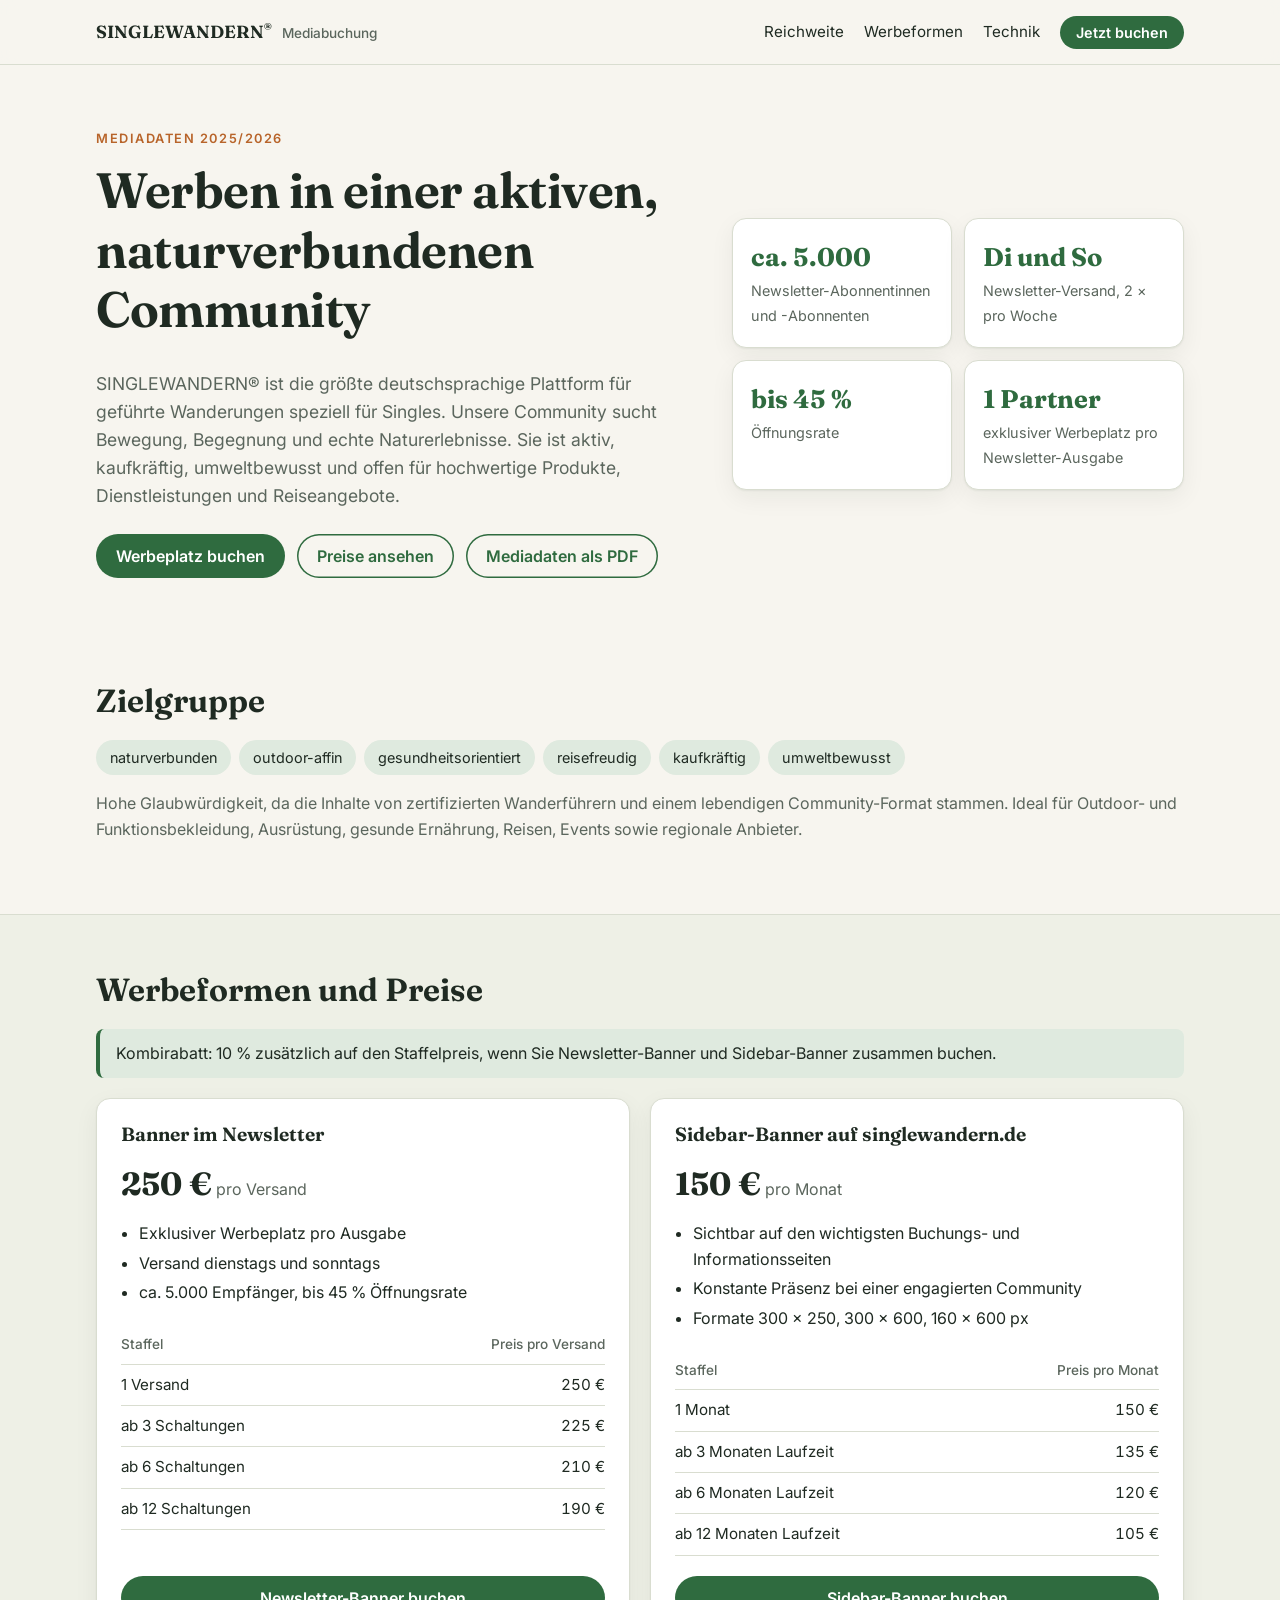
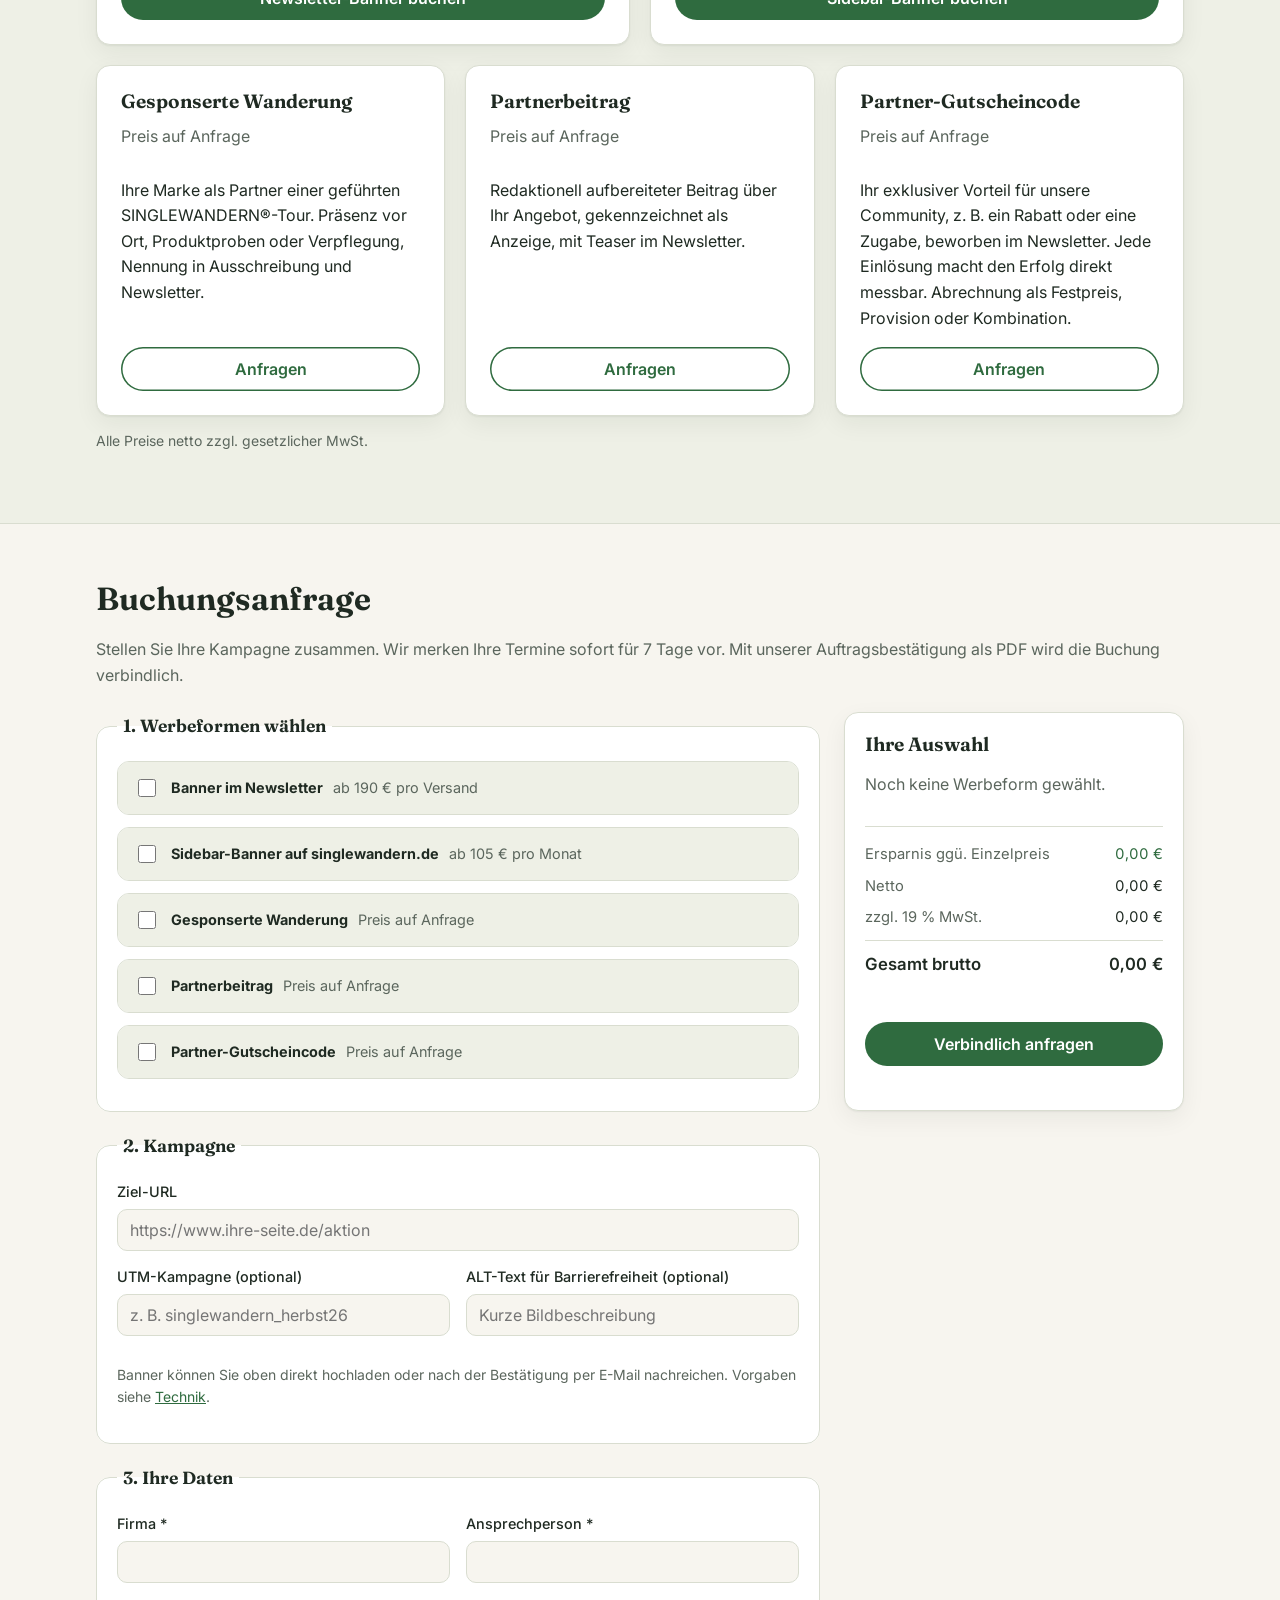
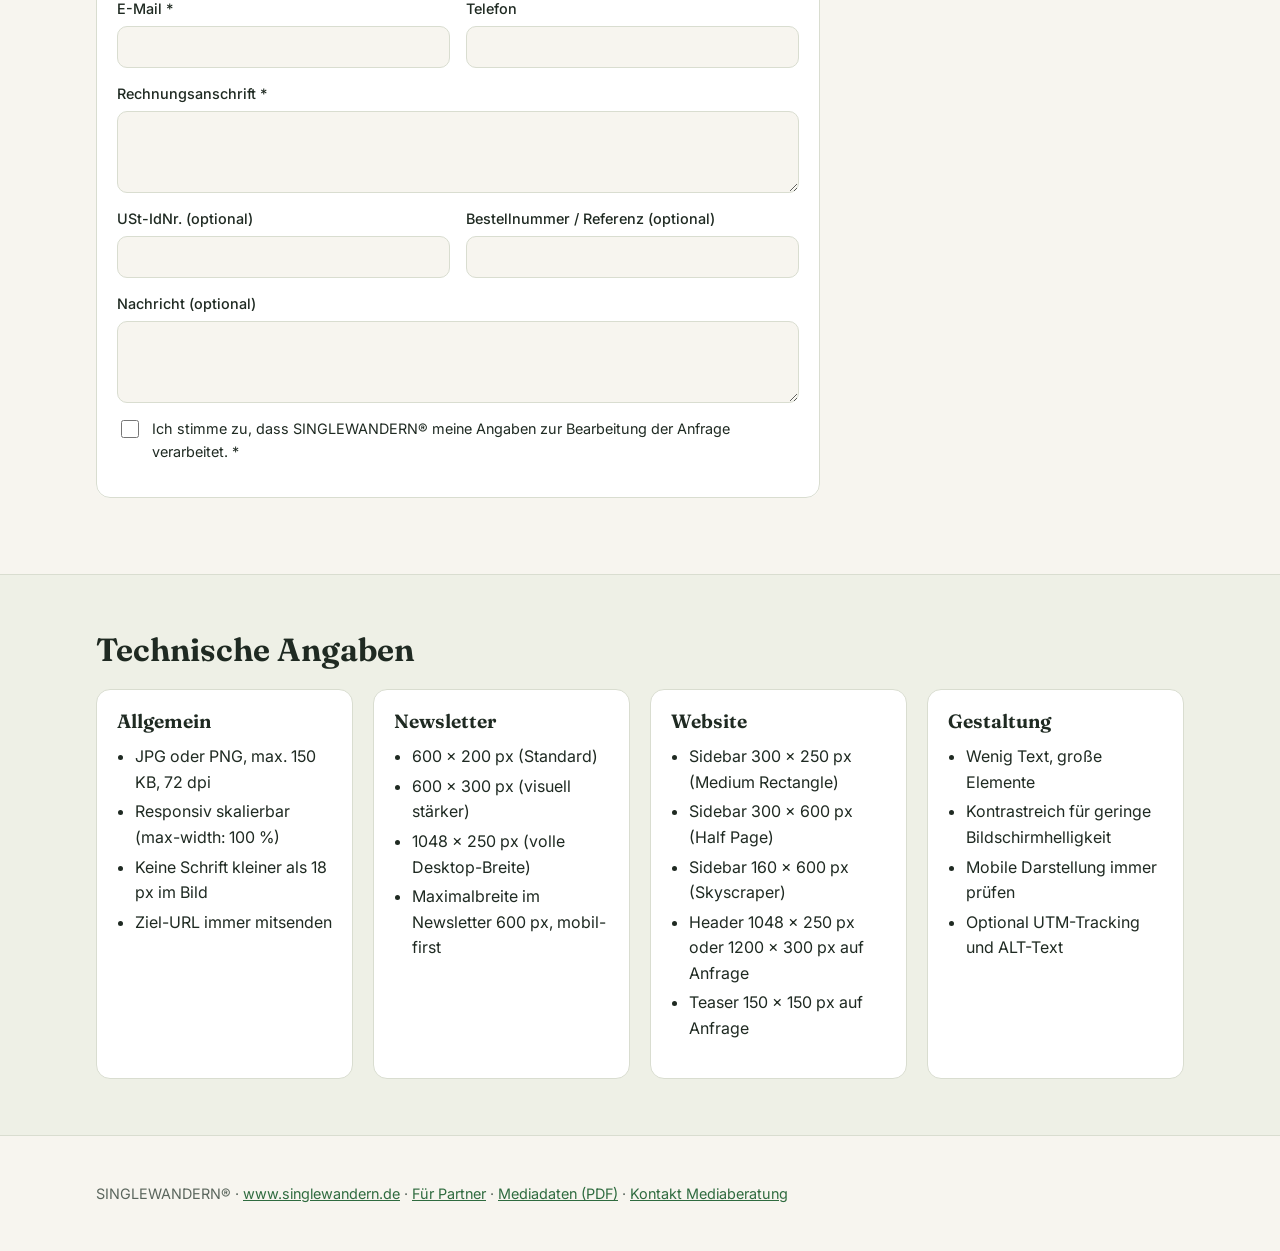
<file: index.html>
<!doctype html>
<html lang="de">
<head>
  <meta charset="utf-8">
  <meta name="viewport" content="width=device-width, initial-scale=1">
  <title>Werben bei SINGLEWANDERN®</title>
  <meta name="description" content="Werbeformen bei SINGLEWANDERN® online buchen: Newsletter-Banner und Sidebar-Banner mit Staffelpreisen gemäß Mediadaten 2025/2026.">
  <link rel="icon" href="data:image/svg+xml,%3Csvg xmlns=%27http://www.w3.org/2000/svg%27 viewBox=%270 0 32 32%27%3E%3Cpath d=%27M2 26 12 10l6 9 4-5 8 12z%27 fill=%27%232f6b3f%27/%3E%3C/svg%3E">
  <link rel="preconnect" href="https://fonts.googleapis.com">
  <link rel="preconnect" href="https://fonts.gstatic.com" crossorigin>
  <link href="https://fonts.googleapis.com/css2?family=Fraunces:opsz,wght@9..144,500;9..144,650&family=Inter:wght@400;500;600&display=swap" rel="stylesheet">
  <link rel="stylesheet" href="assets/styles.css">
</head>
<body>
  <header class="site-header">
    <div class="wrap header-inner">
      <a class="brand" href="#top">SINGLEWANDERN<sup>®</sup> <span>Mediabuchung</span></a>
      <nav class="nav">
        <a href="#reichweite">Reichweite</a>
        <a href="#werbeformen">Werbeformen</a>
        <a href="#technik">Technik</a>
        <a href="#buchen" class="btn btn-small">Jetzt buchen</a>
      </nav>
    </div>
  </header>

  <main id="top">
    <section class="hero">
      <div class="wrap hero-grid">
        <div>
          <p class="eyebrow">Mediadaten 2025/2026</p>
          <h1>Werben in einer aktiven, naturverbundenen Community</h1>
          <p class="lead">SINGLEWANDERN® ist die größte deutschsprachige Plattform für geführte Wanderungen speziell für Singles. Unsere Community sucht Bewegung, Begegnung und echte Naturerlebnisse. Sie ist aktiv, kaufkräftig, umweltbewusst und offen für hochwertige Produkte, Dienstleistungen und Reiseangebote.</p>
          <div class="hero-cta">
            <a href="#buchen" class="btn">Werbeplatz buchen</a>
            <a href="#werbeformen" class="btn btn-ghost">Preise ansehen</a>
            <a href="mediadaten/" class="btn btn-ghost" target="_blank">Mediadaten als PDF</a>
          </div>
        </div>
        <ul class="kpis" id="reichweite">
          <li><strong>ca. 5.000</strong><span>Newsletter-Abonnentinnen und -Abonnenten</span></li>
          <li><strong>Di und So</strong><span>Newsletter-Versand, 2 × pro Woche</span></li>
          <li><strong>bis 45 %</strong><span>Öffnungsrate</span></li>
          <li><strong>1 Partner</strong><span>exklusiver Werbeplatz pro Newsletter-Ausgabe</span></li>
        </ul>
      </div>
    </section>

    <section class="section">
      <div class="wrap">
        <h2>Zielgruppe</h2>
        <div class="tags" id="audience">
          <span>naturverbunden</span><span>outdoor-affin</span><span>gesundheitsorientiert</span><span>reisefreudig</span><span>kaufkräftig</span><span>umweltbewusst</span>
        </div>
        <p class="muted" id="credibility">Hohe Glaubwürdigkeit, da die Inhalte von zertifizierten Wanderführern und einem lebendigen Community-Format stammen. Ideal für Outdoor- und Funktionsbekleidung, Ausrüstung, gesunde Ernährung, Reisen, Events sowie regionale Anbieter.</p>
      </div>
    </section>

    <section class="section alt" id="werbeformen">
      <div class="wrap">
        <h2>Werbeformen und Preise</h2>
        <div class="combo-note">Kombirabatt: <span id="combo-pct">10 %</span> zusätzlich auf den Staffelpreis, wenn Sie Newsletter-Banner und Sidebar-Banner zusammen buchen.</div>
        <div class="cards" id="price-cards"></div>
        <div class="cards cards-request" id="request-cards"></div>
        <p class="muted small">Alle Preise netto zzgl. gesetzlicher MwSt.</p>
      </div>
    </section>

    <section class="section" id="buchen">
      <div class="wrap">
        <h2>Buchungsanfrage</h2>
        <p class="muted">Stellen Sie Ihre Kampagne zusammen. Wir merken Ihre Termine sofort für <span data-hold>7</span> Tage vor. Mit unserer Auftragsbestätigung als PDF wird die Buchung verbindlich.</p>

        <form id="booking" class="booking" novalidate enctype="multipart/form-data">
          <div class="booking-main">
            <fieldset>
              <legend>1. Werbeformen wählen</legend>

              <div class="product" data-product="newsletter">
                <label class="toggle">
                  <input type="checkbox" name="newsletter_on" value="1">
                  <span><strong>Banner im Newsletter</strong> <em>ab 190 € pro Versand</em></span>
                </label>
                <div class="product-body">
                  <p class="field-label">Ausgaben wählen <span class="muted" id="nl-count">0 gewählt</span></p>
                  <div class="cal-legend"><span class="dot free"></span>frei <span class="dot sel"></span>gewählt <span class="dot taken"></span>belegt</div>
                  <p class="hint" id="nl-hint" hidden></p>
                  <div id="nl-cal" class="nl-cal"><p class="muted small">Termine werden geladen …</p></div>
                  <input type="hidden" name="newsletter_dates">
                  <div class="row two">
                    <label>Bannerformat
                      <select name="newsletter_format"></select>
                    </label>
                    <label>Banner hochladen (JPG/PNG, max. 150 KB)
                      <input type="file" name="newsletter_file" accept="image/jpeg,image/png" data-product="newsletter">
                    </label>
                  </div>
                  <p class="file-check small" data-check="newsletter"></p>
                  <label>Hinweise zu den Terminen (optional)
                    <input type="text" name="newsletter_notes" placeholder="z. B. Motivwechsel ab der dritten Ausgabe">
                  </label>
                </div>
              </div>

              <div class="product" data-product="sidebar">
                <label class="toggle">
                  <input type="checkbox" name="sidebar_on" value="1">
                  <span><strong>Sidebar-Banner auf singlewandern.de</strong> <em>ab 105 € pro Monat</em></span>
                </label>
                <div class="product-body">
                  <div class="row">
                    <label>Laufzeit in Monaten
                      <div class="stepper">
                        <button type="button" data-step="-1" aria-label="weniger">−</button>
                        <input type="number" name="sidebar_qty" min="1" max="12" value="1" inputmode="numeric">
                        <button type="button" data-step="1" aria-label="mehr">+</button>
                      </div>
                    </label>
                    <div class="presets" data-for="sidebar_qty"></div>
                  </div>
                  <div class="row two">
                    <label>Startmonat
                      <select name="sidebar_start"></select>
                    </label>
                    <label>Bannerformat
                      <select name="sidebar_format"></select>
                    </label>
                  </div>
                  <label>Banner hochladen (JPG/PNG, max. 150 KB)
                    <input type="file" name="sidebar_file" accept="image/jpeg,image/png" data-product="sidebar">
                  </label>
                  <p class="file-check small" data-check="sidebar"></p>
                  <p class="muted small" data-out="sidebar_period"></p>
                </div>
              </div>

              <div id="request-products"></div>
            </fieldset>

            <fieldset>
              <legend>2. Kampagne</legend>
              <label>Ziel-URL <span data-req-url>*</span>
                <input type="url" name="target_url" placeholder="https://www.ihre-seite.de/aktion">
              </label>
              <div class="row two">
                <label>UTM-Kampagne (optional)
                  <input type="text" name="utm" placeholder="z. B. singlewandern_herbst26">
                </label>
                <label>ALT-Text für Barrierefreiheit (optional)
                  <input type="text" name="alt_text" placeholder="Kurze Bildbeschreibung">
                </label>
              </div>
              <p class="muted small">Banner können Sie oben direkt hochladen oder nach der Bestätigung per E-Mail nachreichen. Vorgaben siehe <a href="#technik">Technik</a>.</p>
            </fieldset>

            <fieldset>
              <legend>3. Ihre Daten</legend>
              <div class="row two">
                <label>Firma *<input type="text" name="company" required autocomplete="organization"></label>
                <label>Ansprechperson *<input type="text" name="name" required autocomplete="name"></label>
              </div>
              <div class="row two">
                <label>E-Mail *<input type="email" name="email" required autocomplete="email"></label>
                <label>Telefon<input type="tel" name="phone" autocomplete="tel"></label>
              </div>
              <label>Rechnungsanschrift *<textarea name="address" rows="3" required autocomplete="street-address"></textarea></label>
              <div class="row two">
                <label>USt-IdNr. (optional)<input type="text" name="vat_id"></label>
                <label>Bestellnummer / Referenz (optional)<input type="text" name="po"></label>
              </div>
              <label>Nachricht (optional)<textarea name="message" rows="3"></textarea></label>
              <label class="hp" aria-hidden="true">Website<input type="text" name="website" tabindex="-1" autocomplete="off"></label>
              <label class="check">
                <input type="checkbox" name="consent" value="1" required>
                <span>Ich stimme zu, dass SINGLEWANDERN® meine Angaben zur Bearbeitung der Anfrage verarbeitet. *</span>
              </label>
            </fieldset>
          </div>

          <aside class="summary" aria-live="polite">
            <h3>Ihre Auswahl</h3>
            <div id="summary-lines" class="summary-lines"><p class="muted">Noch keine Werbeform gewählt.</p></div>
            <dl class="totals">
              <div><dt>Ersparnis ggü. Einzelpreis</dt><dd id="sum-save">0,00 €</dd></div>
              <div><dt>Netto</dt><dd id="sum-net">0,00 €</dd></div>
              <div><dt>zzgl. 19 % MwSt.</dt><dd id="sum-vat">0,00 €</dd></div>
              <div class="grand"><dt>Gesamt brutto</dt><dd id="sum-gross">0,00 €</dd></div>
            </dl>
            <p class="hint" id="tier-hint"></p>
            <button type="submit" class="btn btn-block" id="submit-btn">Verbindlich anfragen</button>
            <p class="error" id="form-error" role="alert"></p>
          </aside>
        </form>

        <div id="success" class="success" hidden>
          <h3>Vielen Dank für Ihre Anfrage</h3>
          <p id="success-text">Wir prüfen Ihre Anfrage und melden uns mit einer Bestätigung.</p>
          <p class="muted small" id="success-note"></p>
          <button type="button" class="btn btn-ghost" id="new-booking">Neue Anfrage</button>
        </div>
      </div>
    </section>

    <section class="section alt" id="technik">
      <div class="wrap">
        <h2>Technische Angaben</h2>
        <div class="specs" id="specs">
          <div>
            <h3>Allgemein</h3>
            <ul class="list">
              <li>JPG oder PNG, max. 150 KB, 72 dpi</li>
              <li>Responsiv skalierbar (max-width: 100 %)</li>
              <li>Keine Schrift kleiner als 18 px im Bild</li>
              <li>Ziel-URL immer mitsenden</li>
            </ul>
          </div>
          <div>
            <h3>Newsletter</h3>
            <ul class="list">
              <li>600 × 200 px (Standard)</li>
              <li>600 × 300 px (visuell stärker)</li>
              <li>1048 × 250 px (volle Desktop-Breite)</li>
              <li>Maximalbreite im Newsletter 600 px, mobil-first</li>
            </ul>
          </div>
          <div>
            <h3>Website</h3>
            <ul class="list">
              <li>Sidebar 300 × 250 px (Medium Rectangle)</li>
              <li>Sidebar 300 × 600 px (Half Page)</li>
              <li>Sidebar 160 × 600 px (Skyscraper)</li>
              <li>Header 1048 × 250 px oder 1200 × 300 px auf Anfrage</li>
              <li>Teaser 150 × 150 px auf Anfrage</li>
            </ul>
          </div>
          <div>
            <h3>Gestaltung</h3>
            <ul class="list">
              <li>Wenig Text, große Elemente</li>
              <li>Kontrastreich für geringe Bildschirmhelligkeit</li>
              <li>Mobile Darstellung immer prüfen</li>
              <li>Optional UTM-Tracking und ALT-Text</li>
            </ul>
          </div>
        </div>
      </div>
    </section>
  </main>

  <footer class="site-footer">
    <div class="wrap">
      <p>SINGLEWANDERN® · <a href="https://www.singlewandern.de">www.singlewandern.de</a> · <a href="partner/">Für Partner</a> · <a href="mediadaten/" target="_blank">Mediadaten (PDF)</a> · <a href="mailto:werbung@singlewandern.de" id="mail-link">Kontakt Mediaberatung</a></p>
    </div>
  </footer>

    <script src="assets/app.js"></script>
</body>
</html>
</file>
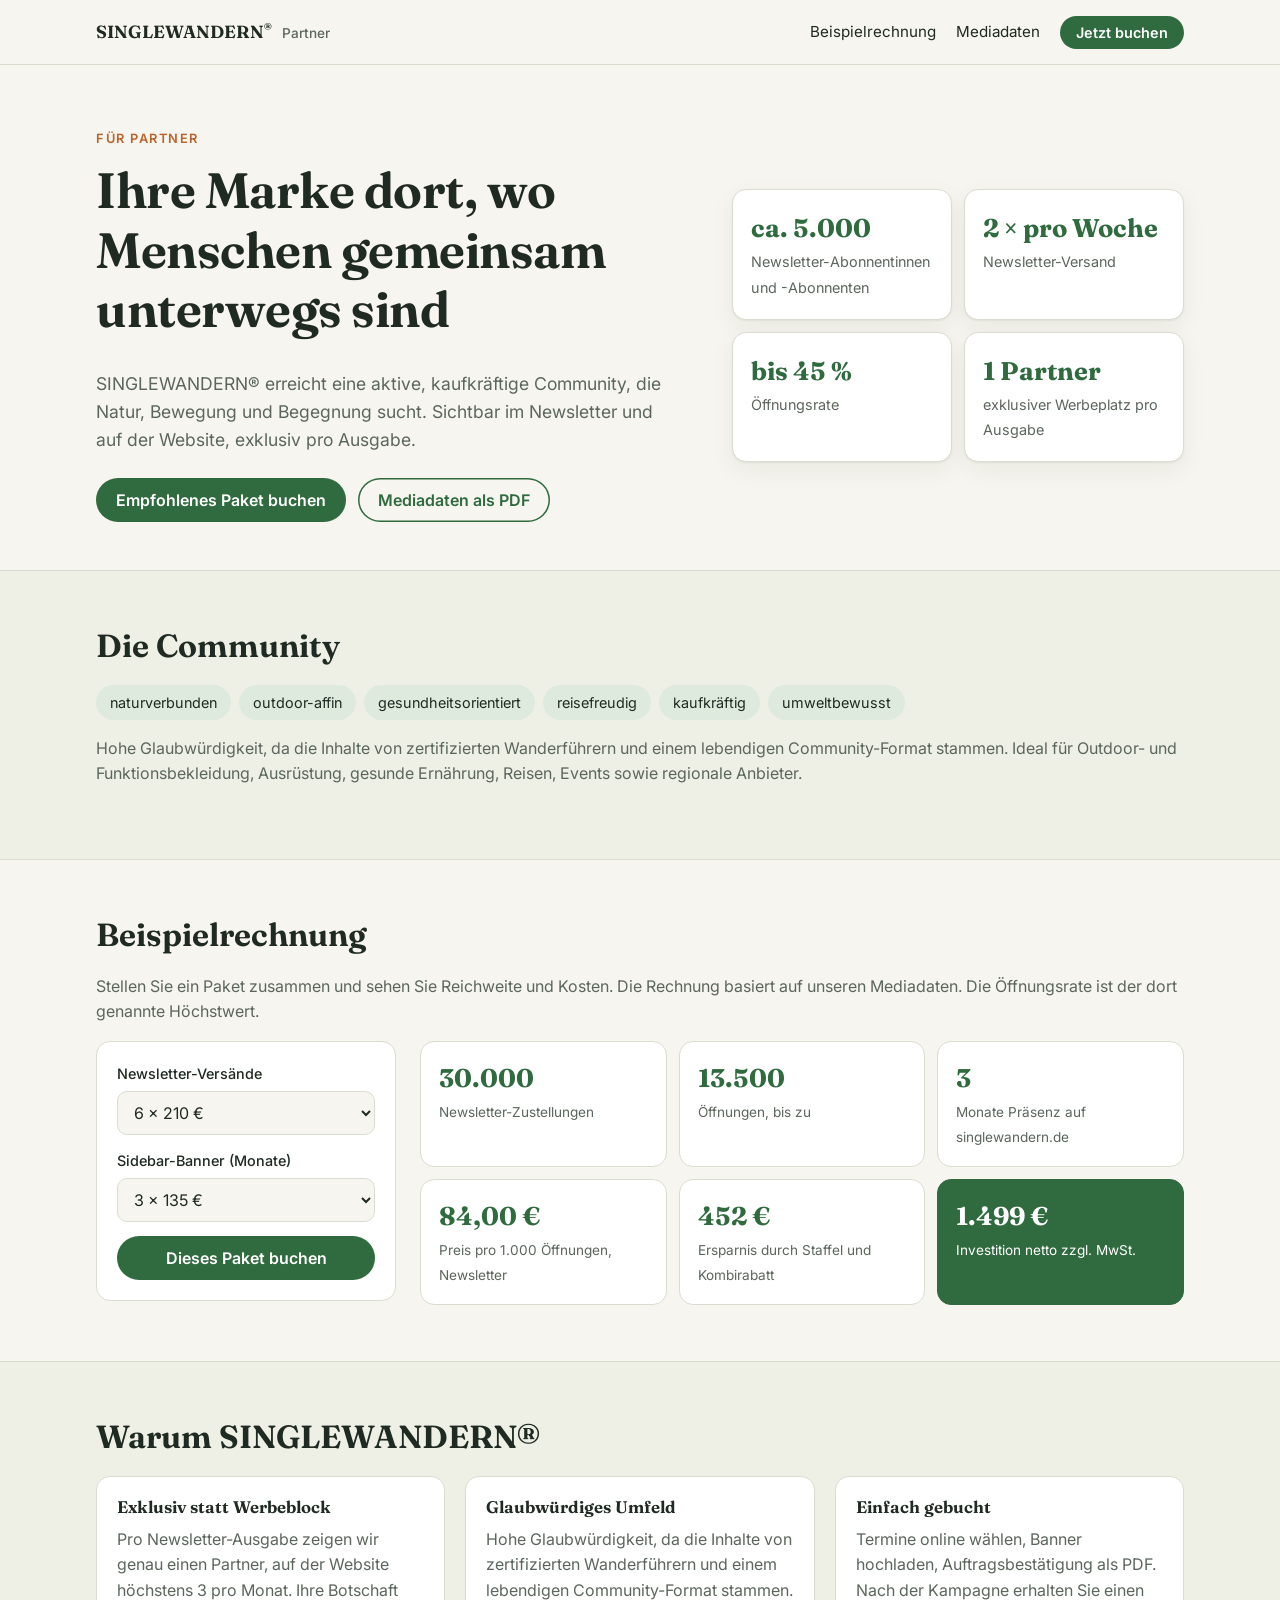
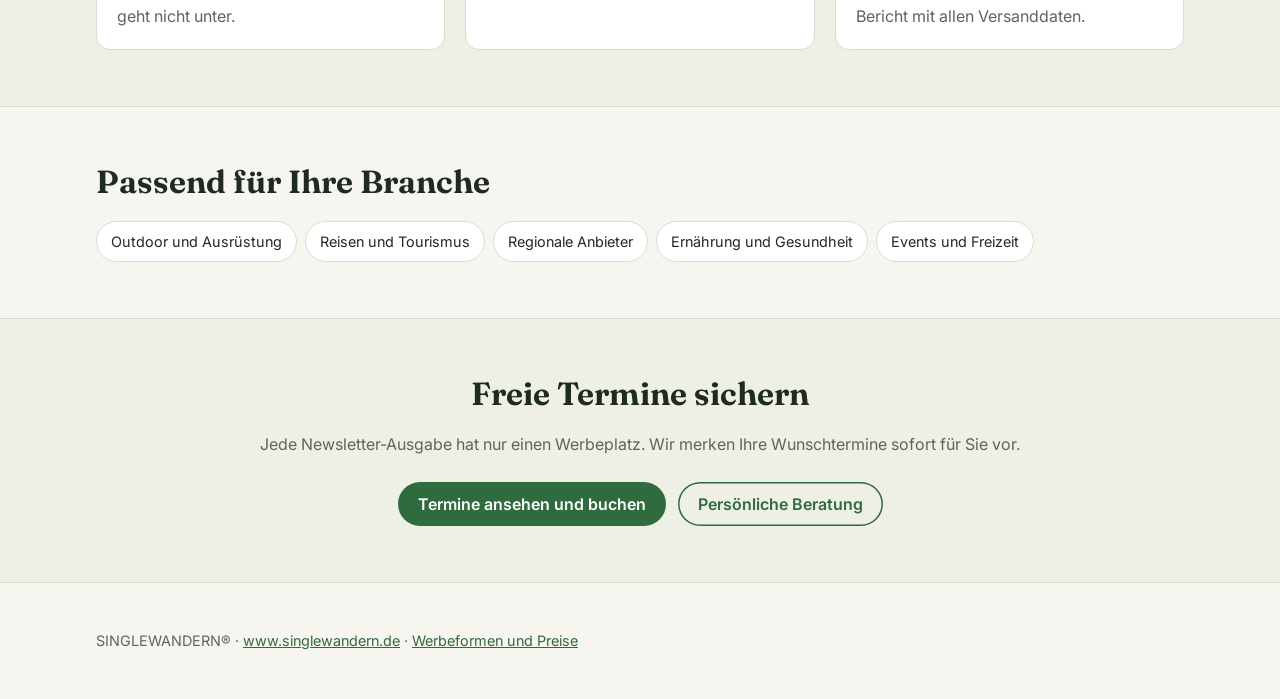
<file: partner/index.html>
<!doctype html>
<html lang="de">
<head>
  <meta charset="utf-8">
  <meta name="viewport" content="width=device-width, initial-scale=1">
  <title>Partner werden bei SINGLEWANDERN®</title>
  <meta name="description" content="Werben bei SINGLEWANDERN®: Newsletter- und Sidebar-Banner für eine aktive, naturverbundene Community. Reichweite, Beispielrechnung und Online-Buchung.">
  <link rel="icon" href="data:image/svg+xml,%3Csvg xmlns=%27http://www.w3.org/2000/svg%27 viewBox=%270 0 32 32%27%3E%3Cpath d=%27M2 26 12 10l6 9 4-5 8 12z%27 fill=%27%232f6b3f%27/%3E%3C/svg%3E">
  <link rel="preconnect" href="https://fonts.googleapis.com">
  <link rel="preconnect" href="https://fonts.gstatic.com" crossorigin>
  <link href="https://fonts.googleapis.com/css2?family=Fraunces:opsz,wght@9..144,500;9..144,650&family=Inter:wght@400;500;600&display=swap" rel="stylesheet">
  <link rel="stylesheet" href="../assets/styles.css">
  <style>
    .calc { display: grid; grid-template-columns: 300px 1fr; gap: 24px; align-items: start; }
    .calc-in { background: var(--surface); border: 1px solid var(--line); border-radius: var(--radius); padding: 20px; }
    .calc-out { display: grid; grid-template-columns: repeat(3, 1fr); gap: 12px; }
    .tile { background: var(--surface); border: 1px solid var(--line); border-radius: var(--radius); padding: 16px 18px; }
    .tile strong { display: block; font-family: Fraunces, Georgia, serif; font-size: 1.6rem; color: var(--accent); font-variant-numeric: tabular-nums; }
    .tile span { font-size: .85rem; color: var(--muted); }
    .tile.key { background: var(--accent); border-color: var(--accent); }
    .tile.key strong, .tile.key span { color: var(--accent-ink); }
    .why { display: grid; grid-template-columns: repeat(auto-fit, minmax(240px, 1fr)); gap: 20px; }
    .why div { background: var(--surface); border: 1px solid var(--line); border-radius: var(--radius); padding: 20px; }
    .why h3 { font-size: 1.05rem; }
    .why p { margin: 0; color: var(--muted); }
    .case { background: var(--surface); border-left: 4px solid var(--accent); border-radius: var(--radius); padding: 20px 24px; margin-bottom: 16px; }
    .case blockquote { margin: 0 0 10px; font-family: Fraunces, Georgia, serif; font-size: 1.15rem; }
    .seg-links { display: flex; flex-wrap: wrap; gap: 8px; }
    .seg-links a { padding: 8px 14px; border-radius: 999px; border: 1px solid var(--line); text-decoration: none; color: var(--text); background: var(--surface); font-size: .9rem; }
    .seg-links a.on { background: var(--accent); color: var(--accent-ink); border-color: var(--accent); }
    .cta-final { text-align: center; }
    .cta-final .hero-cta { justify-content: center; }
    @media (max-width: 800px) { .calc { grid-template-columns: 1fr; } .calc-out { grid-template-columns: 1fr 1fr; } }
  </style>
</head>
<body>
  <header class="site-header">
    <div class="wrap header-inner">
      <a class="brand" href="./">SINGLEWANDERN<sup>®</sup> <span>Partner</span></a>
      <nav class="nav">
        <a href="#rechnung">Beispielrechnung</a>
        <a href="../mediadaten/" target="_blank">Mediadaten</a>
        <a href="../#buchen" class="btn btn-small">Jetzt buchen</a>
      </nav>
    </div>
  </header>

  <main>
    <section class="hero">
      <div class="wrap hero-grid">
        <div>
          <p class="eyebrow" id="seg-label">Für Partner</p>
          <h1 id="seg-headline">Ihre Marke dort, wo Menschen gemeinsam unterwegs sind</h1>
          <p class="lead" id="seg-intro"></p>
          <div class="hero-cta">
            <a href="../#buchen" class="btn" data-book>Empfohlenes Paket buchen</a>
            <a href="../mediadaten/" class="btn btn-ghost" target="_blank">Mediadaten als PDF</a>
          </div>
        </div>
        <ul class="kpis" id="kpis"></ul>
      </div>
    </section>

    <section class="section alt">
      <div class="wrap">
        <h2>Die Community</h2>
        <div class="tags" id="audience"></div>
        <p class="muted" id="credibility"></p>
      </div>
    </section>

    <section class="section" id="rechnung">
      <div class="wrap">
        <h2>Beispielrechnung</h2>
        <p class="muted">Stellen Sie ein Paket zusammen und sehen Sie Reichweite und Kosten. Die Rechnung basiert auf unseren Mediadaten. Die Öffnungsrate ist der dort genannte Höchstwert.</p>
        <div class="calc">
          <div class="calc-in">
            <label>Newsletter-Versände
              <select id="c-nl"></select>
            </label>
            <label>Sidebar-Banner (Monate)
              <select id="c-sb"></select>
            </label>
            <a href="../#buchen" class="btn btn-block" data-book>Dieses Paket buchen</a>
          </div>
          <div class="calc-out">
            <div class="tile"><strong id="o-reach">0</strong><span>Newsletter-Zustellungen</span></div>
            <div class="tile"><strong id="o-opens">0</strong><span>Öffnungen, bis zu</span></div>
            <div class="tile"><strong id="o-months">0</strong><span>Monate Präsenz auf singlewandern.de</span></div>
            <div class="tile"><strong id="o-tkp">–</strong><span>Preis pro 1.000 Öffnungen, Newsletter</span></div>
            <div class="tile"><strong id="o-save">0 €</strong><span>Ersparnis durch Staffel und Kombirabatt</span></div>
            <div class="tile key"><strong id="o-net">0 €</strong><span>Investition netto zzgl. MwSt.</span></div>
          </div>
        </div>
      </div>
    </section>

    <section class="section alt">
      <div class="wrap">
        <h2>Warum SINGLEWANDERN®</h2>
        <div class="why">
          <div><h3>Exklusiv statt Werbeblock</h3><p>Pro Newsletter-Ausgabe zeigen wir genau einen Partner, auf der Website höchstens <span id="w-slots">3</span> pro Monat. Ihre Botschaft geht nicht unter.</p></div>
          <div><h3>Glaubwürdiges Umfeld</h3><p id="w-cred"></p></div>
          <div><h3>Einfach gebucht</h3><p>Termine online wählen, Banner hochladen, Auftragsbestätigung als PDF. Nach der Kampagne erhalten Sie einen Bericht mit allen Versanddaten.</p></div>
        </div>
      </div>
    </section>

    <section class="section" id="cases" hidden>
      <div class="wrap">
        <h2>Partner berichten</h2>
        <div id="case-list"></div>
      </div>
    </section>

    <section class="section">
      <div class="wrap">
        <h2>Passend für Ihre Branche</h2>
        <nav class="seg-links" id="seg-links"></nav>
      </div>
    </section>

    <section class="section alt cta-final">
      <div class="wrap">
        <h2>Freie Termine sichern</h2>
        <p class="muted">Jede Newsletter-Ausgabe hat nur einen Werbeplatz. Wir merken Ihre Wunschtermine sofort für Sie vor.</p>
        <div class="hero-cta">
          <a href="../#buchen" class="btn" data-book>Termine ansehen und buchen</a>
          <a href="mailto:werbung@singlewandern.de?subject=Werbung%20bei%20SINGLEWANDERN" class="btn btn-ghost" id="contact">Persönliche Beratung</a>
        </div>
      </div>
    </section>
  </main>

  <footer class="site-footer">
    <div class="wrap">
      <p>SINGLEWANDERN® · <a href="https://www.singlewandern.de">www.singlewandern.de</a> · <a href="../">Werbeformen und Preise</a></p>
    </div>
  </footer>

  <script src="partner.js"></script>
</body>
</html>
</file>
<file: assets/styles.css>
:root {
  --bg: #f7f5ef;
  --surface: #ffffff;
  --surface-alt: #eef0e6;
  --text: #1f2a22;
  --muted: #5b665d;
  --line: #d9ddd0;
  --accent: #2f6b3f;
  --accent-ink: #ffffff;
  --accent-soft: #dfeadf;
  --warm: #b8642a;
  --error: #b3261e;
  --radius: 14px;
  --shadow: 0 1px 2px rgba(20, 30, 20, .06), 0 8px 24px rgba(20, 30, 20, .06);
}
@media (prefers-color-scheme: dark) {
  :root:not([data-theme="light"]) {
    --bg: #121612;
    --surface: #1a201b;
    --surface-alt: #161b17;
    --text: #e7ece4;
    --muted: #9ba79c;
    --line: #2c352d;
    --accent: #7cbf8a;
    --accent-ink: #0f1a12;
    --accent-soft: #233227;
    --warm: #e2955c;
    --error: #ff8a80;
    --shadow: none;
  }
}
:root[data-theme="dark"] {
  --bg: #121612; --surface: #1a201b; --surface-alt: #161b17; --text: #e7ece4; --muted: #9ba79c;
  --line: #2c352d; --accent: #7cbf8a; --accent-ink: #0f1a12; --accent-soft: #233227; --warm: #e2955c;
  --error: #ff8a80; --shadow: none;
}

* { box-sizing: border-box; }
html { scroll-behavior: smooth; }
body {
  margin: 0;
  background: var(--bg);
  color: var(--text);
  font: 16px/1.6 Inter, system-ui, -apple-system, "Segoe UI", sans-serif;
}
h1, h2, h3 { font-family: Fraunces, Georgia, serif; font-weight: 650; line-height: 1.2; margin: 0 0 .6em; }
h1 { font-size: clamp(2rem, 4.5vw, 3.1rem); letter-spacing: -.01em; }
h2 { font-size: clamp(1.5rem, 3vw, 2rem); }
h3 { font-size: 1.2rem; }
a { color: var(--accent); }
.wrap { max-width: 1120px; margin: 0 auto; padding: 0 16px; }
.muted { color: var(--muted); }
.small { font-size: .875rem; }

.site-header {
  position: sticky; top: 0; z-index: 10;
  background: color-mix(in srgb, var(--bg) 90%, transparent);
  backdrop-filter: blur(8px);
  border-bottom: 1px solid var(--line);
}
.header-inner { display: flex; align-items: center; justify-content: space-between; gap: 16px; min-height: 64px; }
.brand { font-family: Fraunces, Georgia, serif; font-weight: 650; text-decoration: none; color: var(--text); font-size: 1.1rem; }
.brand sup { font-size: .6em; }
.brand span { font-family: Inter, sans-serif; font-weight: 500; color: var(--muted); font-size: .85rem; margin-left: 6px; }
.nav { display: flex; align-items: center; gap: 20px; }
.nav a:not(.btn) { color: var(--text); text-decoration: none; font-size: .95rem; }
.nav a:not(.btn):hover { color: var(--accent); }

.btn {
  display: inline-block; border: 0; cursor: pointer;
  background: var(--accent); color: var(--accent-ink);
  font: 600 1rem Inter, sans-serif; text-decoration: none;
  padding: 12px 20px; border-radius: 999px;
  transition: transform .1s, filter .15s;
}
.btn:hover { filter: brightness(1.08); }
.btn:active { transform: translateY(1px); }
.btn-small { padding: 8px 16px; font-size: .9rem; }
.btn-ghost { background: transparent; color: var(--accent); box-shadow: inset 0 0 0 1.5px var(--accent); }
.btn-block { display: block; width: 100%; text-align: center; }

.hero { padding: 64px 0 48px; }
.hero-grid { display: grid; grid-template-columns: 1.3fr 1fr; gap: 48px; align-items: center; }
.eyebrow { text-transform: uppercase; letter-spacing: .12em; font-size: .8rem; font-weight: 600; color: var(--warm); margin: 0 0 12px; }
.lead { font-size: 1.1rem; color: var(--muted); max-width: 60ch; }
.hero-cta { display: flex; gap: 12px; flex-wrap: wrap; margin-top: 24px; }
.kpis { list-style: none; padding: 0; margin: 0; display: grid; grid-template-columns: 1fr 1fr; gap: 12px; }
.kpis li { background: var(--surface); border: 1px solid var(--line); border-radius: var(--radius); padding: 18px; box-shadow: var(--shadow); }
.kpis strong { display: block; font-family: Fraunces, Georgia, serif; font-size: 1.6rem; color: var(--accent); }
.kpis span { font-size: .9rem; color: var(--muted); }

.section { padding: 56px 0; }
.section.alt { background: var(--surface-alt); border-block: 1px solid var(--line); }
.tags { display: flex; flex-wrap: wrap; gap: 8px; margin-bottom: 16px; }
.tags span { background: var(--accent-soft); color: var(--text); padding: 6px 14px; border-radius: 999px; font-size: .9rem; }

.cards { display: grid; grid-template-columns: repeat(auto-fit, minmax(300px, 1fr)); gap: 20px; }
.card { background: var(--surface); border: 1px solid var(--line); border-radius: var(--radius); padding: 24px; box-shadow: var(--shadow); display: flex; flex-direction: column; }
.card .btn { margin-top: auto; }
.price { margin: 0 0 12px; color: var(--muted); }
.price strong { font-family: Fraunces, Georgia, serif; font-size: 2rem; color: var(--text); }
.list { padding-left: 18px; margin: 0 0 16px; }
.list li { margin-bottom: 4px; }
.tiers { width: 100%; border-collapse: collapse; margin-bottom: 20px; font-size: .95rem; }
.tiers th, .tiers td { text-align: left; padding: 8px 0; border-bottom: 1px solid var(--line); }
.tiers th { color: var(--muted); font-weight: 500; font-size: .85rem; }
.tiers td:last-child, .tiers th:last-child { text-align: right; font-variant-numeric: tabular-nums; }

.booking { display: grid; grid-template-columns: 1fr 340px; gap: 24px; align-items: start; margin-top: 24px; }
fieldset { border: 1px solid var(--line); border-radius: var(--radius); background: var(--surface); padding: 20px; margin: 0 0 20px; }
legend { font-family: Fraunces, Georgia, serif; font-weight: 650; font-size: 1.1rem; padding: 0 6px; }
label { display: block; font-size: .9rem; font-weight: 500; margin-bottom: 14px; }
input[type=text], input[type=email], input[type=tel], input[type=url], input[type=date], input[type=month], input[type=number], select, textarea {
  display: block; width: 100%; margin-top: 6px;
  font: 400 1rem Inter, sans-serif; color: var(--text);
  background: var(--bg); border: 1px solid var(--line); border-radius: 10px; padding: 10px 12px;
}
input:focus, select:focus, textarea:focus { outline: 2px solid var(--accent); outline-offset: 1px; border-color: transparent; }
input:user-invalid, textarea:user-invalid { border-color: var(--error); }
.row { display: flex; gap: 16px; align-items: flex-end; flex-wrap: wrap; }
.row.two > label { flex: 1 1 220px; }

.product { border: 1px solid var(--line); border-radius: 12px; margin-bottom: 12px; overflow: hidden; }
.product.on { border-color: var(--accent); }
.toggle { display: flex; gap: 12px; align-items: center; padding: 14px 16px; margin: 0; cursor: pointer; background: var(--surface-alt); }
.product.on .toggle { background: var(--accent-soft); }
.toggle em { font-style: normal; color: var(--muted); font-weight: 400; margin-left: 6px; }
.toggle input, .check input { width: 18px; height: 18px; accent-color: var(--accent); flex: none; }
.product-body { display: none; padding: 16px; }
.product.on .product-body { display: block; }

.stepper { display: flex; margin-top: 6px; width: 150px; }
.stepper input { margin: 0; text-align: center; border-radius: 0; -moz-appearance: textfield; }
.stepper input::-webkit-inner-spin-button { -webkit-appearance: none; }
.stepper button { width: 44px; flex: none; border: 1px solid var(--line); background: var(--surface); color: var(--text); font-size: 1.2rem; cursor: pointer; }
.stepper button:first-child { border-radius: 10px 0 0 10px; }
.stepper button:last-child { border-radius: 0 10px 10px 0; }
.presets { display: flex; gap: 6px; flex-wrap: wrap; margin-bottom: 14px; }
.presets button { border: 1px solid var(--line); background: var(--surface); color: var(--text); padding: 8px 12px; border-radius: 999px; cursor: pointer; font: 500 .85rem Inter, sans-serif; }
.presets button.active { background: var(--accent); color: var(--accent-ink); border-color: var(--accent); }

.check { display: flex; gap: 10px; align-items: flex-start; font-weight: 400; }

.summary { position: sticky; top: 84px; background: var(--surface); border: 1px solid var(--line); border-radius: var(--radius); padding: 20px; box-shadow: var(--shadow); }
.summary-lines { border-bottom: 1px solid var(--line); padding-bottom: 12px; margin-bottom: 12px; }
.line { margin-bottom: 10px; font-size: .92rem; }
.line-head { display: flex; justify-content: space-between; gap: 12px; font-weight: 600; }
.line-sub { color: var(--muted); font-size: .85rem; }
.totals { margin: 0 0 12px; }
.totals div { display: flex; justify-content: space-between; padding: 4px 0; font-size: .92rem; }
.totals dt { color: var(--muted); }
.totals dd { margin: 0; font-variant-numeric: tabular-nums; }
.totals .grand { border-top: 1px solid var(--line); margin-top: 6px; padding-top: 10px; font-weight: 600; font-size: 1.05rem; }
.totals .grand dt { color: var(--text); }
#sum-save { color: var(--accent); }
.hint { font-size: .85rem; color: var(--warm); min-height: 1.2em; margin: 0 0 12px; }
.error { color: var(--error); font-size: .88rem; margin: 10px 0 0; min-height: 1em; }

.combo-note { background: var(--accent-soft); border-left: 4px solid var(--accent); border-radius: 8px; padding: 12px 16px; margin-bottom: 20px; }
.cards-request { margin-top: 20px; }
.field-label { font-size: .9rem; font-weight: 500; margin: 0 0 6px; display: flex; justify-content: space-between; }
.cal-legend { display: flex; align-items: center; gap: 6px 14px; flex-wrap: wrap; font-size: .8rem; color: var(--muted); margin-bottom: 10px; }
.cal-legend .dot { display: inline-block; width: 12px; height: 12px; border-radius: 3px; margin-right: -8px; border: 1px solid var(--line); vertical-align: -1px; }
.dot.free { background: var(--surface); }
.dot.sel { background: var(--accent); border-color: var(--accent); }
.dot.taken { background: repeating-linear-gradient(45deg, var(--line) 0 3px, transparent 3px 6px); }
.nl-cal { max-height: 320px; overflow-y: auto; border: 1px solid var(--line); border-radius: 10px; padding: 12px; margin-bottom: 16px; background: var(--bg); }
.cal-month + .cal-month { margin-top: 12px; }
.cal-title { font-size: .8rem; font-weight: 600; text-transform: uppercase; letter-spacing: .06em; color: var(--muted); margin: 0 0 6px; }
.cal-days { display: grid; grid-template-columns: repeat(auto-fill, minmax(96px, 1fr)); gap: 6px; }
.day { border: 1px solid var(--line); background: var(--surface); color: var(--text); padding: 8px 4px; border-radius: 8px; font: 500 .85rem Inter, sans-serif; cursor: pointer; font-variant-numeric: tabular-nums; }
.day:hover:not(:disabled) { border-color: var(--accent); }
.day.sel { background: var(--accent); color: var(--accent-ink); border-color: var(--accent); }
.day.taken { cursor: not-allowed; color: var(--muted); text-decoration: line-through; background: repeating-linear-gradient(45deg, var(--surface-alt) 0 4px, transparent 4px 8px); }
input[type=file] { display: block; width: 100%; margin-top: 6px; font: 400 .9rem Inter, sans-serif; color: var(--muted); }
input[type=file]::file-selector-button { font: 600 .85rem Inter, sans-serif; border: 1.5px solid var(--accent); color: var(--accent); background: transparent; border-radius: 999px; padding: 7px 14px; margin-right: 10px; cursor: pointer; }
.file-check { margin: -6px 0 14px; min-height: 0; }
.file-check:empty { display: none; }
.file-check.ok { color: var(--accent); }
.file-check.warn { color: var(--warm); }
.file-check.bad, [data-out].bad { color: var(--error); }
.line.combo { color: var(--accent); font-weight: 600; }
.hp { position: absolute; left: -9999px; width: 1px; height: 1px; overflow: hidden; }

.success { background: var(--surface); border: 1px solid var(--accent); border-radius: var(--radius); padding: 28px; margin-top: 24px; }

.specs { display: grid; grid-template-columns: repeat(auto-fit, minmax(230px, 1fr)); gap: 20px; }
.specs > div { background: var(--surface); border: 1px solid var(--line); border-radius: var(--radius); padding: 20px; }

.site-footer { padding: 32px 0; color: var(--muted); font-size: .9rem; }

@media (max-width: 900px) {
  .hero-grid, .booking { grid-template-columns: 1fr; }
  .summary { position: static; }
}
@media (max-width: 640px) {
  .nav a:not(.btn) { display: none; }
  .brand span { display: none; }
  .hero { padding-top: 40px; }
  fieldset { padding: 16px; }
}
</file>
